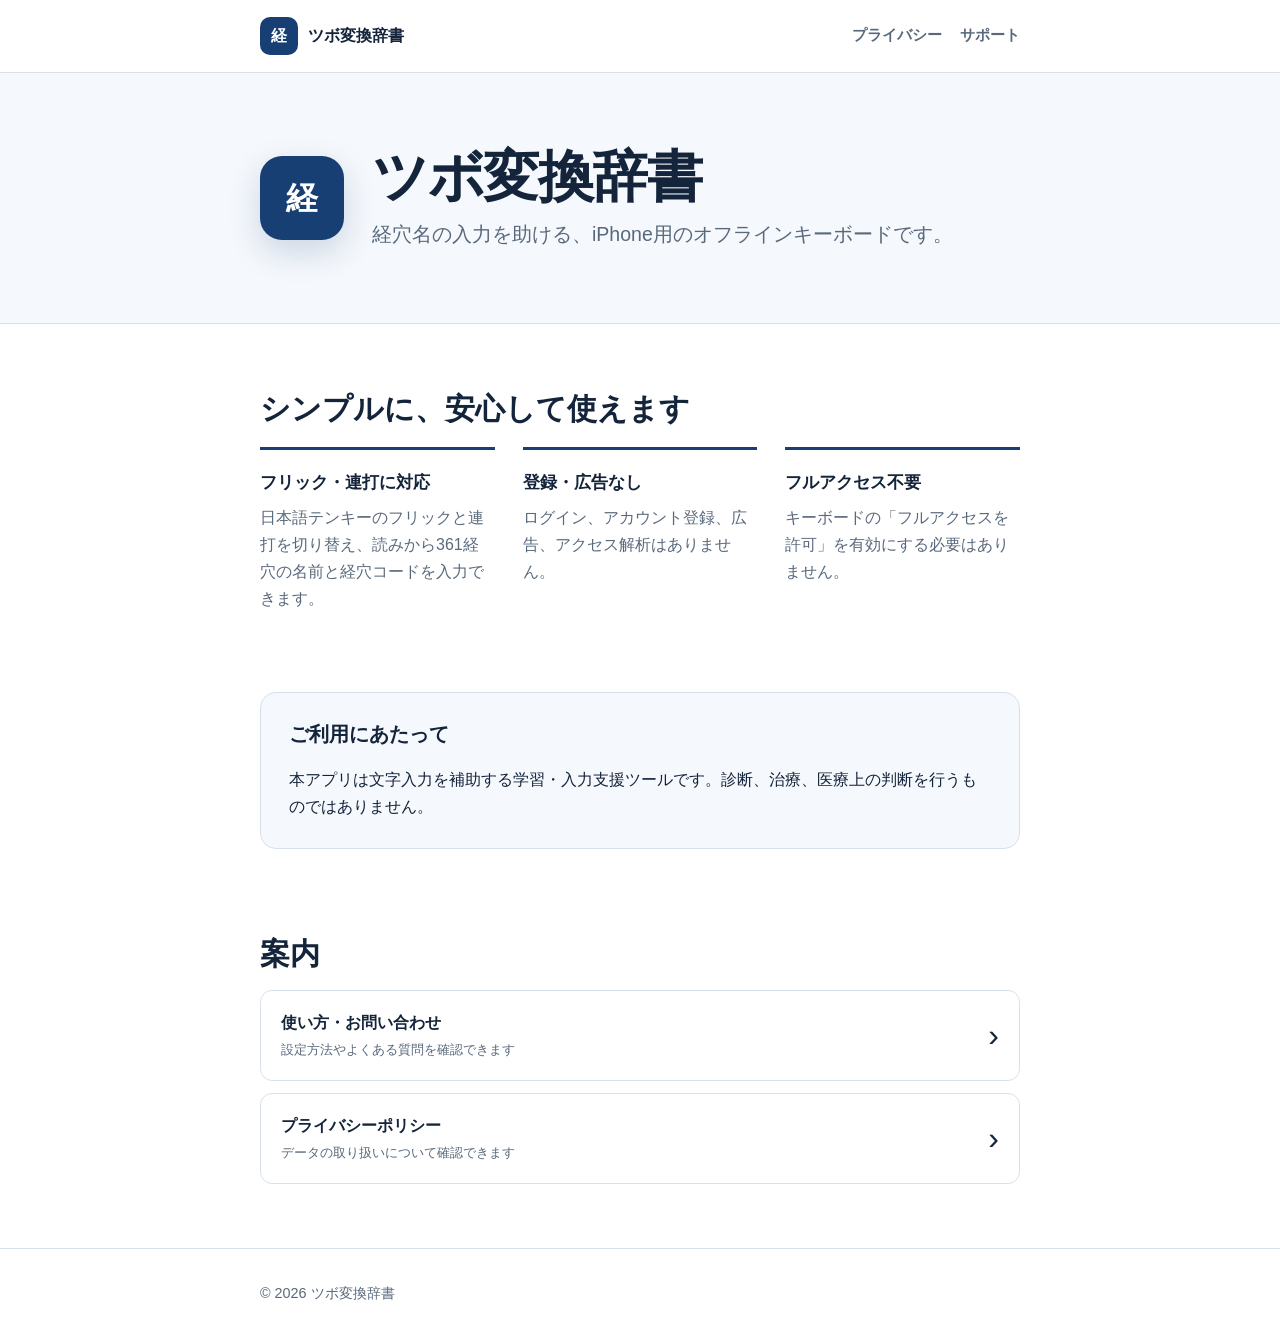
<file: index.html>
<!doctype html>
<html lang="ja">
  <head>
    <meta charset="utf-8">
    <meta name="viewport" content="width=device-width, initial-scale=1">
    <meta name="description" content="iPhone用オフラインキーボードアプリ「ツボ変換辞書」の公式案内ページです。">
    <meta name="theme-color" content="#173f73">
    <title>ツボ変換辞書 | 公式サポート</title>
    <link rel="stylesheet" href="styles.css">
  </head>
  <body>
    <a class="skip-link" href="#main">本文へ移動</a>
    <header class="site-header">
      <div class="site-header__inner">
        <a class="brand" href="index.html" aria-label="ツボ変換辞書 トップページ">
          <span class="brand__mark" aria-hidden="true">経</span>
          <span>ツボ変換辞書</span>
        </a>
        <nav aria-label="メインメニュー">
          <ul class="nav-list">
            <li><a href="privacy.html">プライバシー</a></li>
            <li><a href="support.html">サポート</a></li>
          </ul>
        </nav>
      </div>
    </header>

    <main id="main">
      <section class="hero" aria-labelledby="page-title">
        <div class="content hero__inner">
          <div class="app-mark" aria-hidden="true">経</div>
          <div>
            <h1 id="page-title">ツボ変換辞書</h1>
            <p class="lead">経穴名の入力を助ける、iPhone用のオフラインキーボードです。</p>
          </div>
        </div>
      </section>

      <section class="content section" aria-labelledby="features-title">
        <h2 id="features-title">シンプルに、安心して使えます</h2>
        <div class="feature-list">
          <article>
            <h3>フリック・連打に対応</h3>
            <p>日本語テンキーのフリックと連打を切り替え、読みから361経穴の名前と経穴コードを入力できます。</p>
          </article>
          <article>
            <h3>登録・広告なし</h3>
            <p>ログイン、アカウント登録、広告、アクセス解析はありません。</p>
          </article>
          <article>
            <h3>フルアクセス不要</h3>
            <p>キーボードの「フルアクセスを許可」を有効にする必要はありません。</p>
          </article>
        </div>
      </section>

      <section class="content notice" aria-labelledby="notice-title">
        <h2 id="notice-title">ご利用にあたって</h2>
        <p>本アプリは文字入力を補助する学習・入力支援ツールです。診断、治療、医療上の判断を行うものではありません。</p>
      </section>

      <section class="content section links" aria-labelledby="links-title">
        <h2 id="links-title">案内</h2>
        <a class="link-card" href="support.html">
          <span>
            <strong>使い方・お問い合わせ</strong>
            <small>設定方法やよくある質問を確認できます</small>
          </span>
          <span aria-hidden="true">›</span>
        </a>
        <a class="link-card" href="privacy.html">
          <span>
            <strong>プライバシーポリシー</strong>
            <small>データの取り扱いについて確認できます</small>
          </span>
          <span aria-hidden="true">›</span>
        </a>
      </section>
    </main>

    <footer class="site-footer">
      <div class="content">
        <p>© 2026 ツボ変換辞書</p>
      </div>
    </footer>
  </body>
</html>
</file>
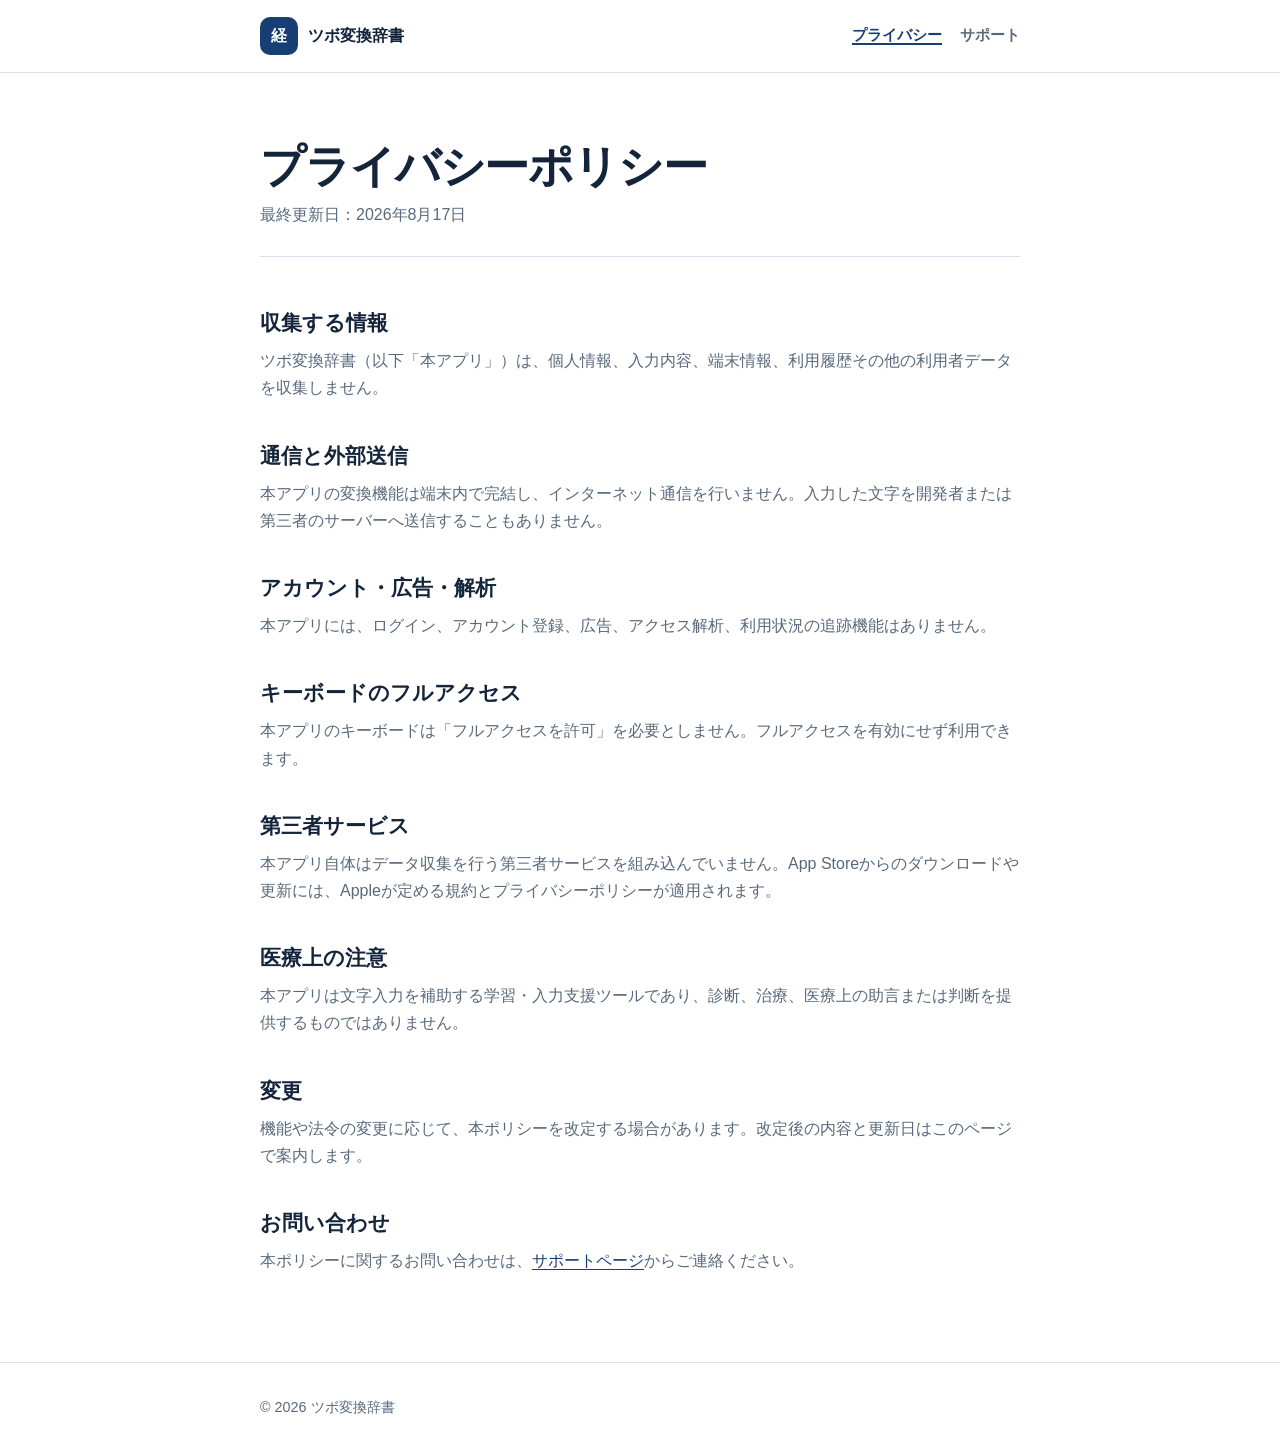
<file: privacy.html>
<!doctype html>
<html lang="ja">
  <head>
    <meta charset="utf-8">
    <meta name="viewport" content="width=device-width, initial-scale=1">
    <meta name="description" content="ツボ変換辞書のプライバシーポリシーです。">
    <meta name="theme-color" content="#173f73">
    <title>プライバシーポリシー | ツボ変換辞書</title>
    <link rel="stylesheet" href="styles.css">
  </head>
  <body>
    <a class="skip-link" href="#main">本文へ移動</a>
    <header class="site-header">
      <div class="site-header__inner">
        <a class="brand" href="index.html" aria-label="ツボ変換辞書 トップページ">
          <span class="brand__mark" aria-hidden="true">経</span>
          <span>ツボ変換辞書</span>
        </a>
        <nav aria-label="メインメニュー">
          <ul class="nav-list">
            <li><a href="privacy.html" aria-current="page">プライバシー</a></li>
            <li><a href="support.html">サポート</a></li>
          </ul>
        </nav>
      </div>
    </header>

    <main id="main" class="content document">
      <header class="document__header">
        <h1>プライバシーポリシー</h1>
        <p>最終更新日：2026年8月17日</p>
      </header>

      <section>
        <h2>収集する情報</h2>
        <p>ツボ変換辞書（以下「本アプリ」）は、個人情報、入力内容、端末情報、利用履歴その他の利用者データを収集しません。</p>
      </section>

      <section>
        <h2>通信と外部送信</h2>
        <p>本アプリの変換機能は端末内で完結し、インターネット通信を行いません。入力した文字を開発者または第三者のサーバーへ送信することもありません。</p>
      </section>

      <section>
        <h2>アカウント・広告・解析</h2>
        <p>本アプリには、ログイン、アカウント登録、広告、アクセス解析、利用状況の追跡機能はありません。</p>
      </section>

      <section>
        <h2>キーボードのフルアクセス</h2>
        <p>本アプリのキーボードは「フルアクセスを許可」を必要としません。フルアクセスを有効にせず利用できます。</p>
      </section>

      <section>
        <h2>第三者サービス</h2>
        <p>本アプリ自体はデータ収集を行う第三者サービスを組み込んでいません。App Storeからのダウンロードや更新には、Appleが定める規約とプライバシーポリシーが適用されます。</p>
      </section>

      <section>
        <h2>医療上の注意</h2>
        <p>本アプリは文字入力を補助する学習・入力支援ツールであり、診断、治療、医療上の助言または判断を提供するものではありません。</p>
      </section>

      <section>
        <h2>変更</h2>
        <p>機能や法令の変更に応じて、本ポリシーを改定する場合があります。改定後の内容と更新日はこのページで案内します。</p>
      </section>

      <section>
        <h2>お問い合わせ</h2>
        <p>本ポリシーに関するお問い合わせは、<a href="support.html">サポートページ</a>からご連絡ください。</p>
      </section>
    </main>

    <footer class="site-footer">
      <div class="content">
        <p>© 2026 ツボ変換辞書</p>
      </div>
    </footer>
  </body>
</html>
</file>
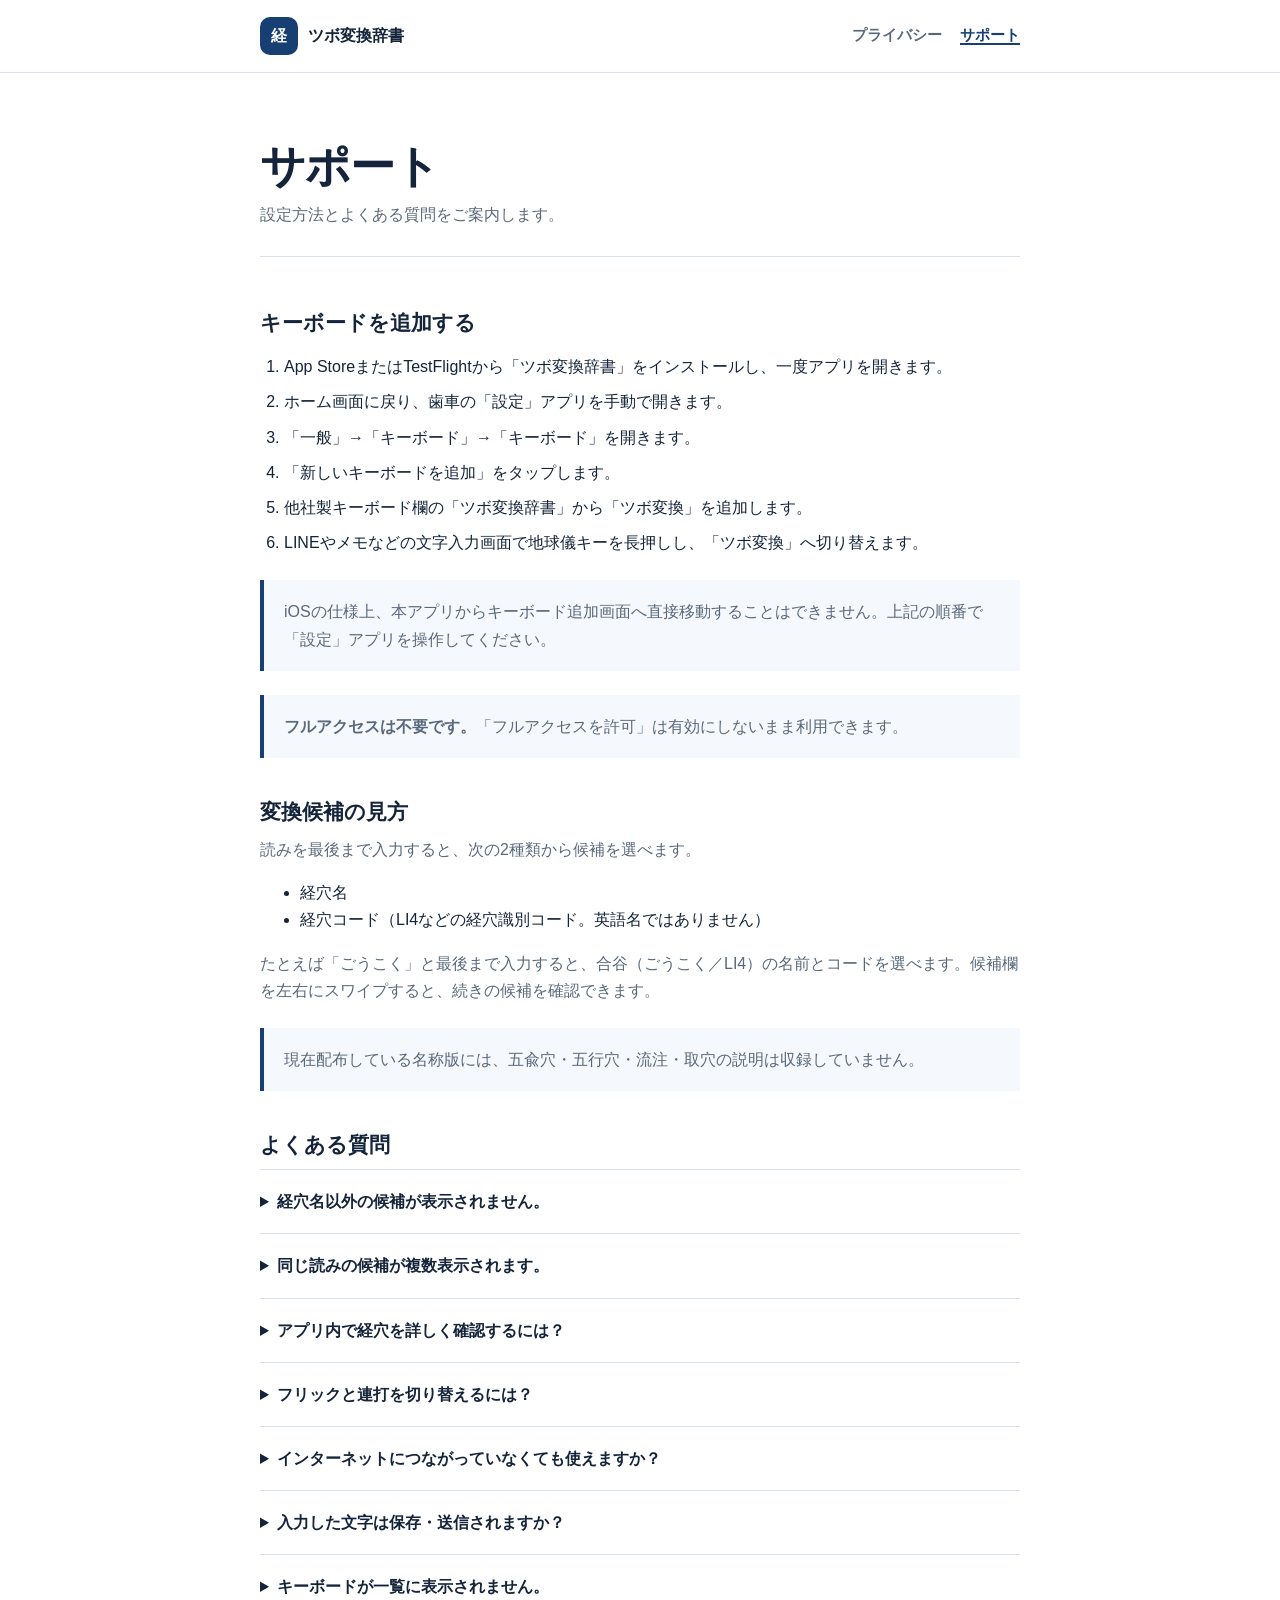
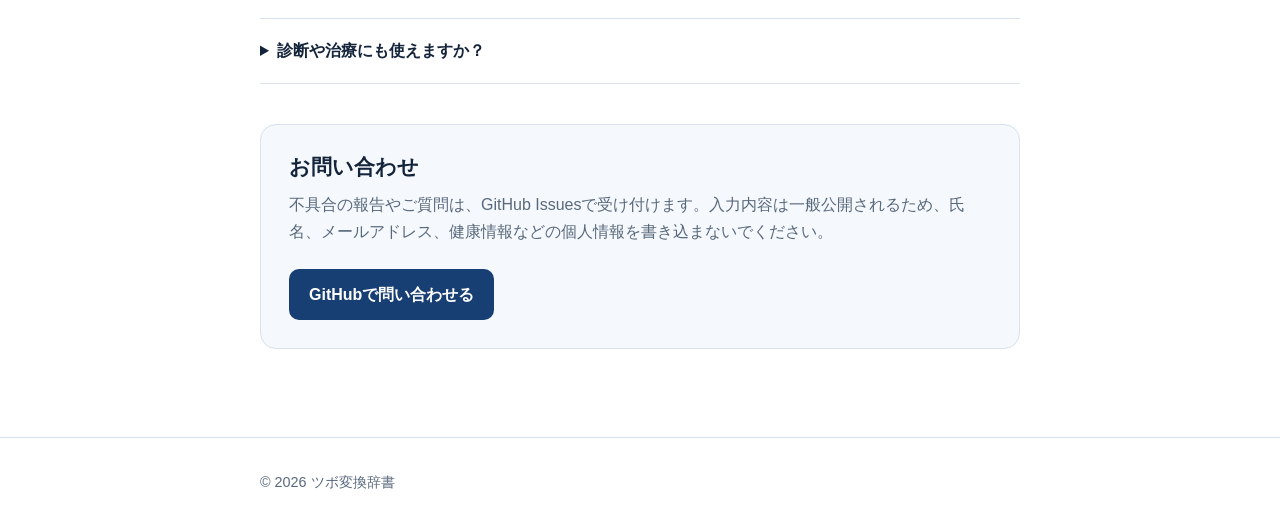
<file: support.html>
<!doctype html>
<html lang="ja">
  <head>
    <meta charset="utf-8">
    <meta name="viewport" content="width=device-width, initial-scale=1">
    <meta name="description" content="ツボ変換辞書の設定方法、経穴名とコードの変換方法、よくある質問、お問い合わせ窓口です。">
    <meta name="theme-color" content="#173f73">
    <title>サポート | ツボ変換辞書</title>
    <link rel="stylesheet" href="styles.css">
  </head>
  <body>
    <a class="skip-link" href="#main">本文へ移動</a>
    <header class="site-header">
      <div class="site-header__inner">
        <a class="brand" href="index.html" aria-label="ツボ変換辞書 トップページ">
          <span class="brand__mark" aria-hidden="true">経</span>
          <span>ツボ変換辞書</span>
        </a>
        <nav aria-label="メインメニュー">
          <ul class="nav-list">
            <li><a href="privacy.html">プライバシー</a></li>
            <li><a href="support.html" aria-current="page">サポート</a></li>
          </ul>
        </nav>
      </div>
    </header>

    <main id="main" class="content document">
      <header class="document__header">
        <h1>サポート</h1>
        <p>設定方法とよくある質問をご案内します。</p>
      </header>

      <section>
        <h2>キーボードを追加する</h2>
        <ol class="steps">
          <li>App StoreまたはTestFlightから「ツボ変換辞書」をインストールし、一度アプリを開きます。</li>
          <li>ホーム画面に戻り、歯車の「設定」アプリを手動で開きます。</li>
          <li>「一般」→「キーボード」→「キーボード」を開きます。</li>
          <li>「新しいキーボードを追加」をタップします。</li>
          <li>他社製キーボード欄の「ツボ変換辞書」から「ツボ変換」を追加します。</li>
          <li>LINEやメモなどの文字入力画面で地球儀キーを長押しし、「ツボ変換」へ切り替えます。</li>
        </ol>
        <p class="callout">iOSの仕様上、本アプリからキーボード追加画面へ直接移動することはできません。上記の順番で「設定」アプリを操作してください。</p>
        <p class="callout"><strong>フルアクセスは不要です。</strong>「フルアクセスを許可」は有効にしないまま利用できます。</p>
      </section>

      <section>
        <h2>変換候補の見方</h2>
        <p>読みを最後まで入力すると、次の2種類から候補を選べます。</p>
        <ul>
          <li>経穴名</li>
          <li>経穴コード（LI4などの経穴識別コード。英語名ではありません）</li>
        </ul>
        <p>たとえば「ごうこく」と最後まで入力すると、合谷（ごうこく／LI4）の名前とコードを選べます。候補欄を左右にスワイプすると、続きの候補を確認できます。</p>
        <p class="callout">現在配布している名称版には、五兪穴・五行穴・流注・取穴の説明は収録していません。</p>
      </section>

      <section>
        <h2>よくある質問</h2>
        <div class="faq-list">
          <details>
            <summary>経穴名以外の候補が表示されません。</summary>
            <p>読みの途中では経穴名を中心に表示します。読みを最後まで入力すると経穴コードも候補に表示されます。流注や取穴の説明は名称版には収録していません。</p>
          </details>
          <details>
            <summary>同じ読みの候補が複数表示されます。</summary>
            <p>同じ読みの経穴が複数ある場合は、経穴名と経穴コードを確認して選んでください。</p>
          </details>
          <details>
            <summary>アプリ内で経穴を詳しく確認するには？</summary>
            <p>「経穴一覧」で経穴をタップすると、名称、読み、経穴コード、経脈を確認できます。経穴名とコードはコピーできます。経脈別の絞り込みも利用できます。</p>
          </details>
          <details>
            <summary>フリックと連打を切り替えるには？</summary>
            <p>キーボード上の入力方式切り替えボタンを押すと、フリック入力と連打入力を切り替えられます。「小ﾞﾟ」を押すと、直前のかなを小文字・濁点・半濁点へ切り替えられます。</p>
          </details>
          <details>
            <summary>インターネットにつながっていなくても使えますか？</summary>
            <p>はい。変換機能は端末内で動作し、アプリの機能はインターネット通信を使用しません。</p>
          </details>
          <details>
            <summary>入力した文字は保存・送信されますか？</summary>
            <p>いいえ。本アプリは入力内容を収集、保存、送信しません。</p>
          </details>
          <details>
            <summary>キーボードが一覧に表示されません。</summary>
            <p>本アプリを一度開いたあと、ホーム画面の「設定」アプリから「一般」→「キーボード」→「キーボード」→「新しいキーボードを追加」をもう一度確認してください。表示されない場合は、iPhoneを再起動してから同じ画面を確認してください。</p>
          </details>
          <details>
            <summary>診断や治療にも使えますか？</summary>
            <p>本アプリは文字入力を補助する学習・入力支援ツールです。診断、治療、医療上の判断には使用できません。</p>
          </details>
        </div>
      </section>

      <section id="contact" class="contact-panel" aria-labelledby="contact-title">
        <h2 id="contact-title">お問い合わせ</h2>
        <p>不具合の報告やご質問は、GitHub Issuesで受け付けます。入力内容は一般公開されるため、氏名、メールアドレス、健康情報などの個人情報を書き込まないでください。</p>
        <!-- CONTACT_LINK: 公開窓口を変更する場合は、次のhrefと表示文を差し替えてください。 -->
        <a class="button" href="https://github.com/satoshihasegawa/tsubo-henkan-support/issues/new" target="_blank" rel="noopener noreferrer">GitHubで問い合わせる</a>
      </section>
    </main>

    <footer class="site-footer">
      <div class="content">
        <p>© 2026 ツボ変換辞書</p>
      </div>
    </footer>
  </body>
</html>
</file>
<file: styles.css>
:root {
  color-scheme: light;
  --background: #ffffff;
  --surface: #f5f8fc;
  --surface-strong: #e9f0f8;
  --text: #14243a;
  --muted: #59697c;
  --border: #d8e1eb;
  --accent: #173f73;
  --accent-hover: #0f315d;
  --focus: #e59b18;
  --max-width: 760px;
  font-family: -apple-system, BlinkMacSystemFont, "Hiragino Sans", "Yu Gothic UI", "Yu Gothic", sans-serif;
  line-height: 1.7;
}

* {
  box-sizing: border-box;
}

html {
  scroll-behavior: smooth;
}

body {
  margin: 0;
  min-width: 320px;
  background: var(--background);
  color: var(--text);
  font-size: 16px;
  -webkit-text-size-adjust: 100%;
}

a {
  color: var(--accent);
  text-underline-offset: 0.2em;
}

a:hover {
  color: var(--accent-hover);
}

a:focus-visible,
summary:focus-visible {
  outline: 3px solid var(--focus);
  outline-offset: 4px;
  border-radius: 4px;
}

.skip-link {
  position: fixed;
  top: 8px;
  left: 8px;
  z-index: 10;
  transform: translateY(-150%);
  opacity: 0;
  pointer-events: none;
  padding: 10px 14px;
  border-radius: 8px;
  background: var(--accent);
  color: #ffffff;
  white-space: nowrap;
}

.skip-link:focus-visible {
  transform: translateY(0);
  opacity: 1;
  pointer-events: auto;
}

.content,
.site-header__inner {
  width: min(100% - 40px, var(--max-width));
  margin-inline: auto;
}

.site-header {
  border-bottom: 1px solid var(--border);
  background: rgba(255, 255, 255, 0.98);
}

.site-header__inner {
  display: flex;
  align-items: center;
  justify-content: space-between;
  gap: 24px;
  min-height: 72px;
}

.brand {
  display: inline-flex;
  align-items: center;
  gap: 10px;
  color: var(--text);
  font-weight: 750;
  text-decoration: none;
}

.brand__mark,
.app-mark {
  display: grid;
  place-items: center;
  flex: 0 0 auto;
  background: var(--accent);
  color: #ffffff;
  font-weight: 800;
}

.brand__mark {
  width: 38px;
  height: 38px;
  border-radius: 10px;
}

.app-mark {
  width: 84px;
  height: 84px;
  border-radius: 22px;
  font-size: 2rem;
  box-shadow: 0 12px 32px rgba(23, 63, 115, 0.18);
}

.nav-list {
  display: flex;
  gap: 18px;
  margin: 0;
  padding: 0;
  list-style: none;
}

.nav-list a {
  display: block;
  padding-block: 8px;
  color: var(--muted);
  font-size: 0.92rem;
  font-weight: 650;
  text-decoration: none;
}

.nav-list a[aria-current="page"],
.nav-list a:hover {
  color: var(--accent);
  text-decoration: underline;
  text-decoration-thickness: 2px;
}

.hero {
  border-bottom: 1px solid var(--border);
  background: var(--surface);
}

.hero__inner {
  display: flex;
  align-items: center;
  gap: 28px;
  padding-block: 72px;
}

h1,
h2,
h3,
p {
  margin-top: 0;
}

h1 {
  margin-bottom: 8px;
  font-size: clamp(2rem, 7vw, 3.5rem);
  line-height: 1.16;
  letter-spacing: -0.025em;
}

h2 {
  margin-bottom: 18px;
  font-size: clamp(1.45rem, 5vw, 1.9rem);
  line-height: 1.35;
}

h3 {
  margin-bottom: 6px;
  font-size: 1.08rem;
}

.lead {
  max-width: 34em;
  margin-bottom: 0;
  color: var(--muted);
  font-size: clamp(1.05rem, 3vw, 1.22rem);
}

.section {
  padding-block: 64px;
}

.feature-list {
  display: grid;
  grid-template-columns: repeat(3, 1fr);
  gap: 28px;
}

.feature-list article {
  border-top: 3px solid var(--accent);
  padding-top: 18px;
}

.feature-list p,
.document__header p,
.document section p,
.links small,
.site-footer {
  color: var(--muted);
}

.notice {
  margin-bottom: 20px;
  padding: 28px;
  border: 1px solid var(--border);
  border-radius: 16px;
  background: var(--surface);
}

.notice h2 {
  font-size: 1.22rem;
}

.notice p {
  margin-bottom: 0;
}

.links {
  display: grid;
  gap: 12px;
}

.links h2 {
  margin-bottom: 4px;
}

.link-card {
  display: flex;
  align-items: center;
  justify-content: space-between;
  gap: 20px;
  min-height: 88px;
  padding: 18px 20px;
  border: 1px solid var(--border);
  border-radius: 12px;
  color: var(--text);
  text-decoration: none;
}

.link-card:hover {
  border-color: var(--accent);
  color: var(--accent);
  background: var(--surface);
}

.link-card strong,
.link-card small {
  display: block;
}

.link-card small {
  margin-top: 3px;
}

.link-card > span:last-child {
  font-size: 2rem;
  line-height: 1;
}

.document {
  padding-block: 68px 88px;
}

.document__header {
  margin-bottom: 52px;
  padding-bottom: 28px;
  border-bottom: 1px solid var(--border);
}

.document__header h1 {
  font-size: clamp(2rem, 7vw, 2.8rem);
}

.document section + section {
  margin-top: 40px;
}

.document section h2 {
  margin-bottom: 10px;
  font-size: 1.3rem;
}

.document section p:last-child,
.document__header p:last-child {
  margin-bottom: 0;
}

.steps {
  padding-left: 1.5em;
}

.steps li + li {
  margin-top: 8px;
}

.callout {
  margin-top: 24px;
  padding: 18px 20px;
  border-left: 4px solid var(--accent);
  background: var(--surface);
}

.faq-list {
  border-top: 1px solid var(--border);
}

details {
  border-bottom: 1px solid var(--border);
}

summary {
  cursor: pointer;
  padding-block: 18px;
  font-weight: 700;
}

details p {
  padding: 0 0 18px 24px;
}

.contact-panel {
  padding: 28px;
  border: 1px solid var(--border);
  border-radius: 16px;
  background: var(--surface);
}

.button {
  display: inline-flex;
  align-items: center;
  justify-content: center;
  min-height: 48px;
  margin-top: 8px;
  padding: 12px 20px;
  border-radius: 10px;
  background: var(--accent);
  color: #ffffff;
  font-weight: 750;
  text-decoration: none;
}

.button:hover {
  background: var(--accent-hover);
  color: #ffffff;
}

.site-footer {
  padding-block: 32px;
  border-top: 1px solid var(--border);
  font-size: 0.9rem;
}

.site-footer p {
  margin: 0;
}

@media (max-width: 640px) {
  .content,
  .site-header__inner {
    width: min(100% - 28px, var(--max-width));
  }

  .site-header__inner {
    align-items: flex-start;
    flex-direction: column;
    gap: 4px;
    padding-block: 14px;
  }

  .nav-list {
    gap: 20px;
  }

  .hero__inner {
    align-items: flex-start;
    flex-direction: column;
    gap: 24px;
    padding-block: 52px;
  }

  .feature-list {
    grid-template-columns: 1fr;
  }

  .section {
    padding-block: 48px;
  }

  .notice,
  .contact-panel {
    padding: 22px;
  }

  .document {
    padding-block: 48px 64px;
  }

  .document__header {
    margin-bottom: 40px;
  }

  .button {
    width: 100%;
  }
}

@media (prefers-reduced-motion: reduce) {
  html {
    scroll-behavior: auto;
  }
}
</file>
